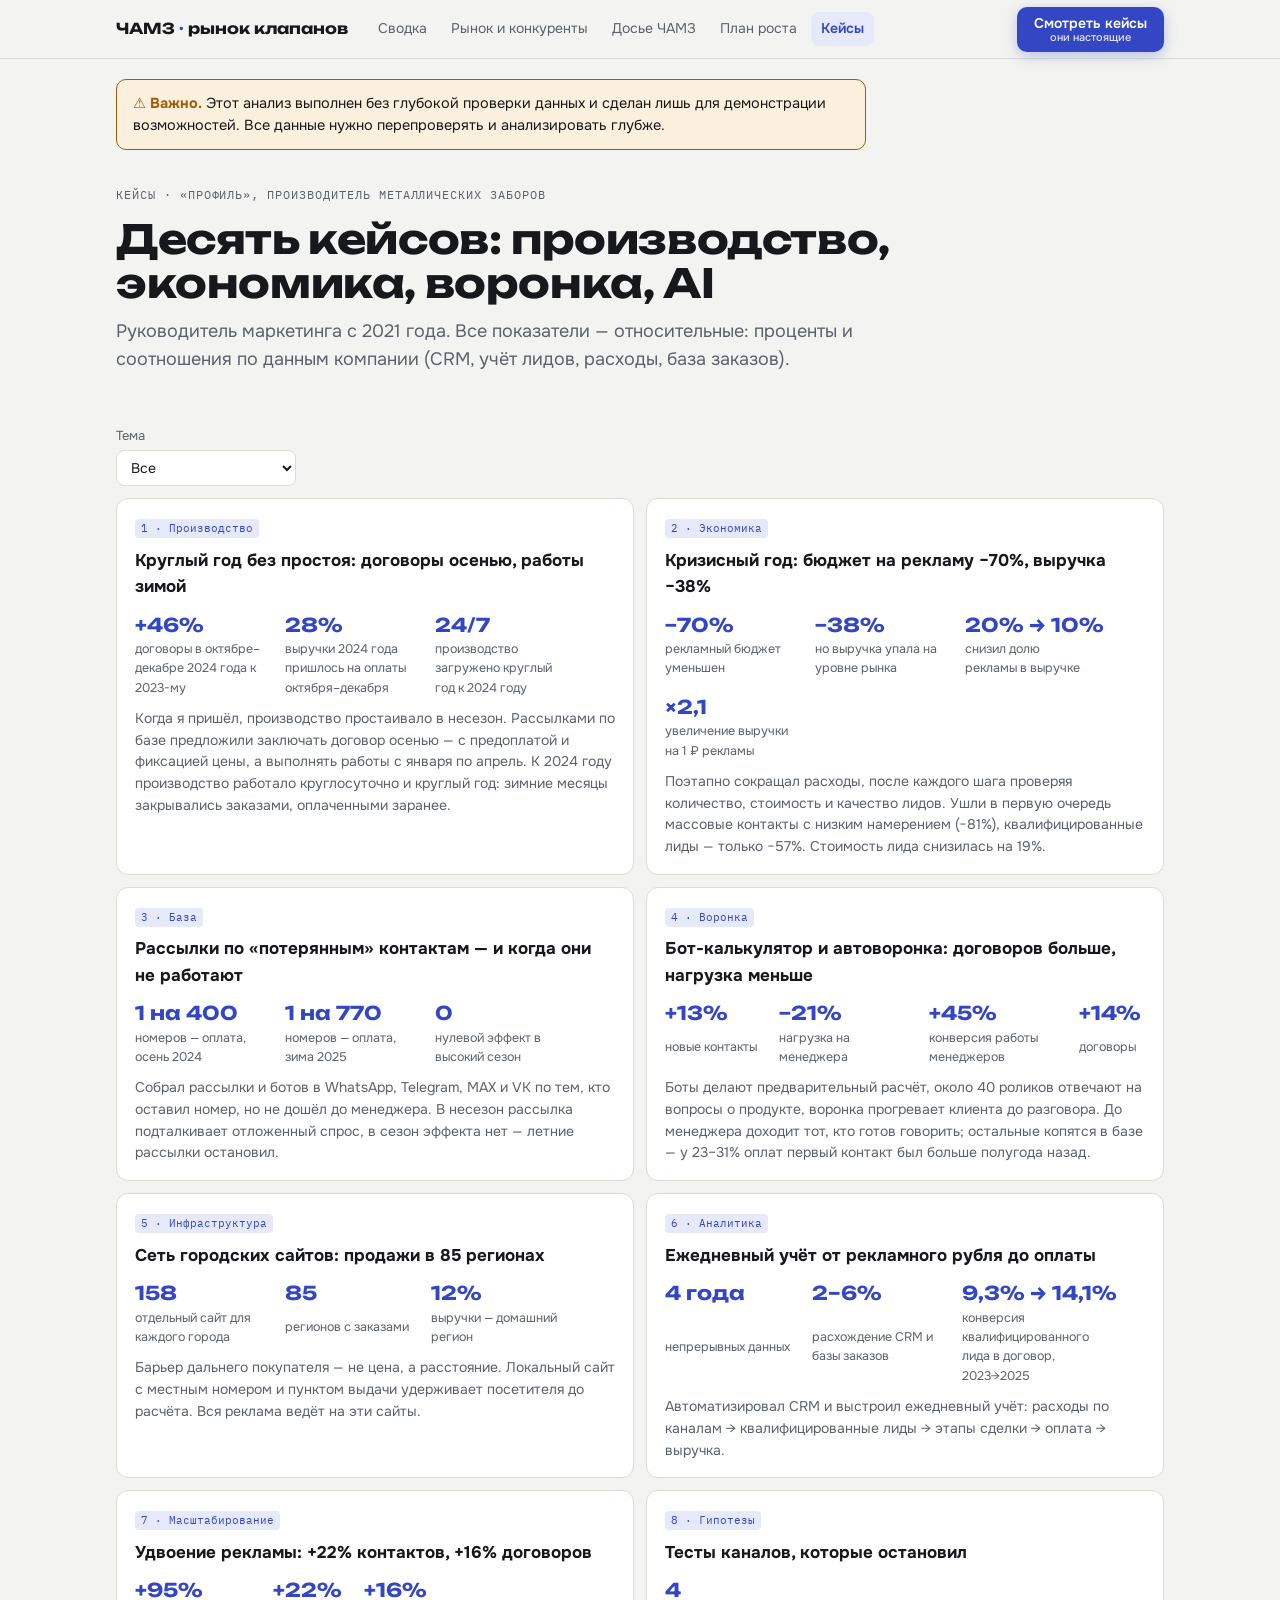
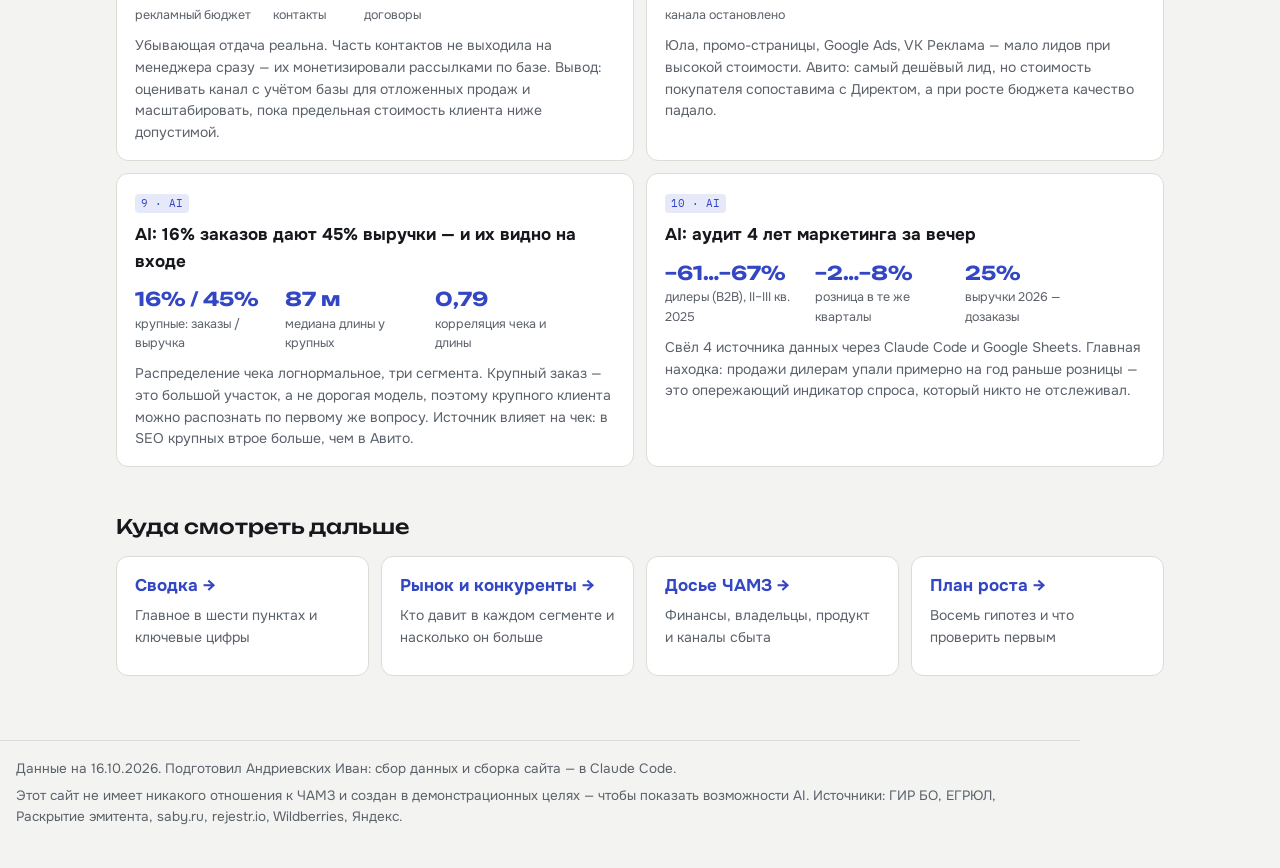
<file: cases.html>
<!doctype html>
<html lang="ru">
<head>
<meta charset="utf-8">
<meta name="viewport" content="width=device-width, initial-scale=1">
<title>Кейсы: маркетинг производителя</title>
<link rel="preconnect" href="https://fonts.googleapis.com"><link rel="preconnect" href="https://fonts.gstatic.com" crossorigin>
<link rel="stylesheet" href="https://fonts.googleapis.com/css2?family=Unbounded:wght@500;700&family=Onest:wght@400;500;600;700&family=IBM+Plex+Mono:wght@400;500&display=swap">
<link rel="stylesheet" href="assets/site.css?v=4">
<script src="data/data.js?v=4"></script>
</head>
<body>
<main class="wrap">
  <header class="page">
    <span class="eyebrow">Кейсы · «Профиль», производитель металлических заборов</span>
    <h1>Десять кейсов: производство, экономика, воронка, AI</h1>
    <p class="lead">Руководитель маркетинга с 2021 года. Все показатели — относительные: проценты и соотношения по данным компании (CRM, учёт лидов, расходы, база заказов).</p>
  </header>

  <section>
    <div class="filters"><label>Тема<select id="fTag"><option value="">Все</option></select></label></div>
    <div class="grid g2" id="cases"></div>
  </section>
</main>
<script src="assets/site.js?v=4"></script>
<script>
  const sel = document.getElementById("fTag");
  [...new Set(DATA.cases.map(c => c.tag))].forEach(t => sel.add(new Option(t, t)));
  function render() {
    const f = sel.value;
    document.getElementById("cases").innerHTML = DATA.cases.filter(c => !f || c.tag === f).map(c =>
      `<div class="card case"><span class="tag">${c.n} · ${esc(c.tag)}</span><h3 style="margin-top:8px">${esc(c.title)}</h3>
       <div class="metrics">${c.metrics.map(([v, l]) => `<div><b>${esc(v)}</b><span>${esc(l)}</span></div>`).join("")}</div>
       <p class="small muted" style="margin:0">${esc(c.body)}</p></div>`).join("");
  }
  sel.addEventListener("change", render);
  render();
</script>
</body>
</html>
</file>
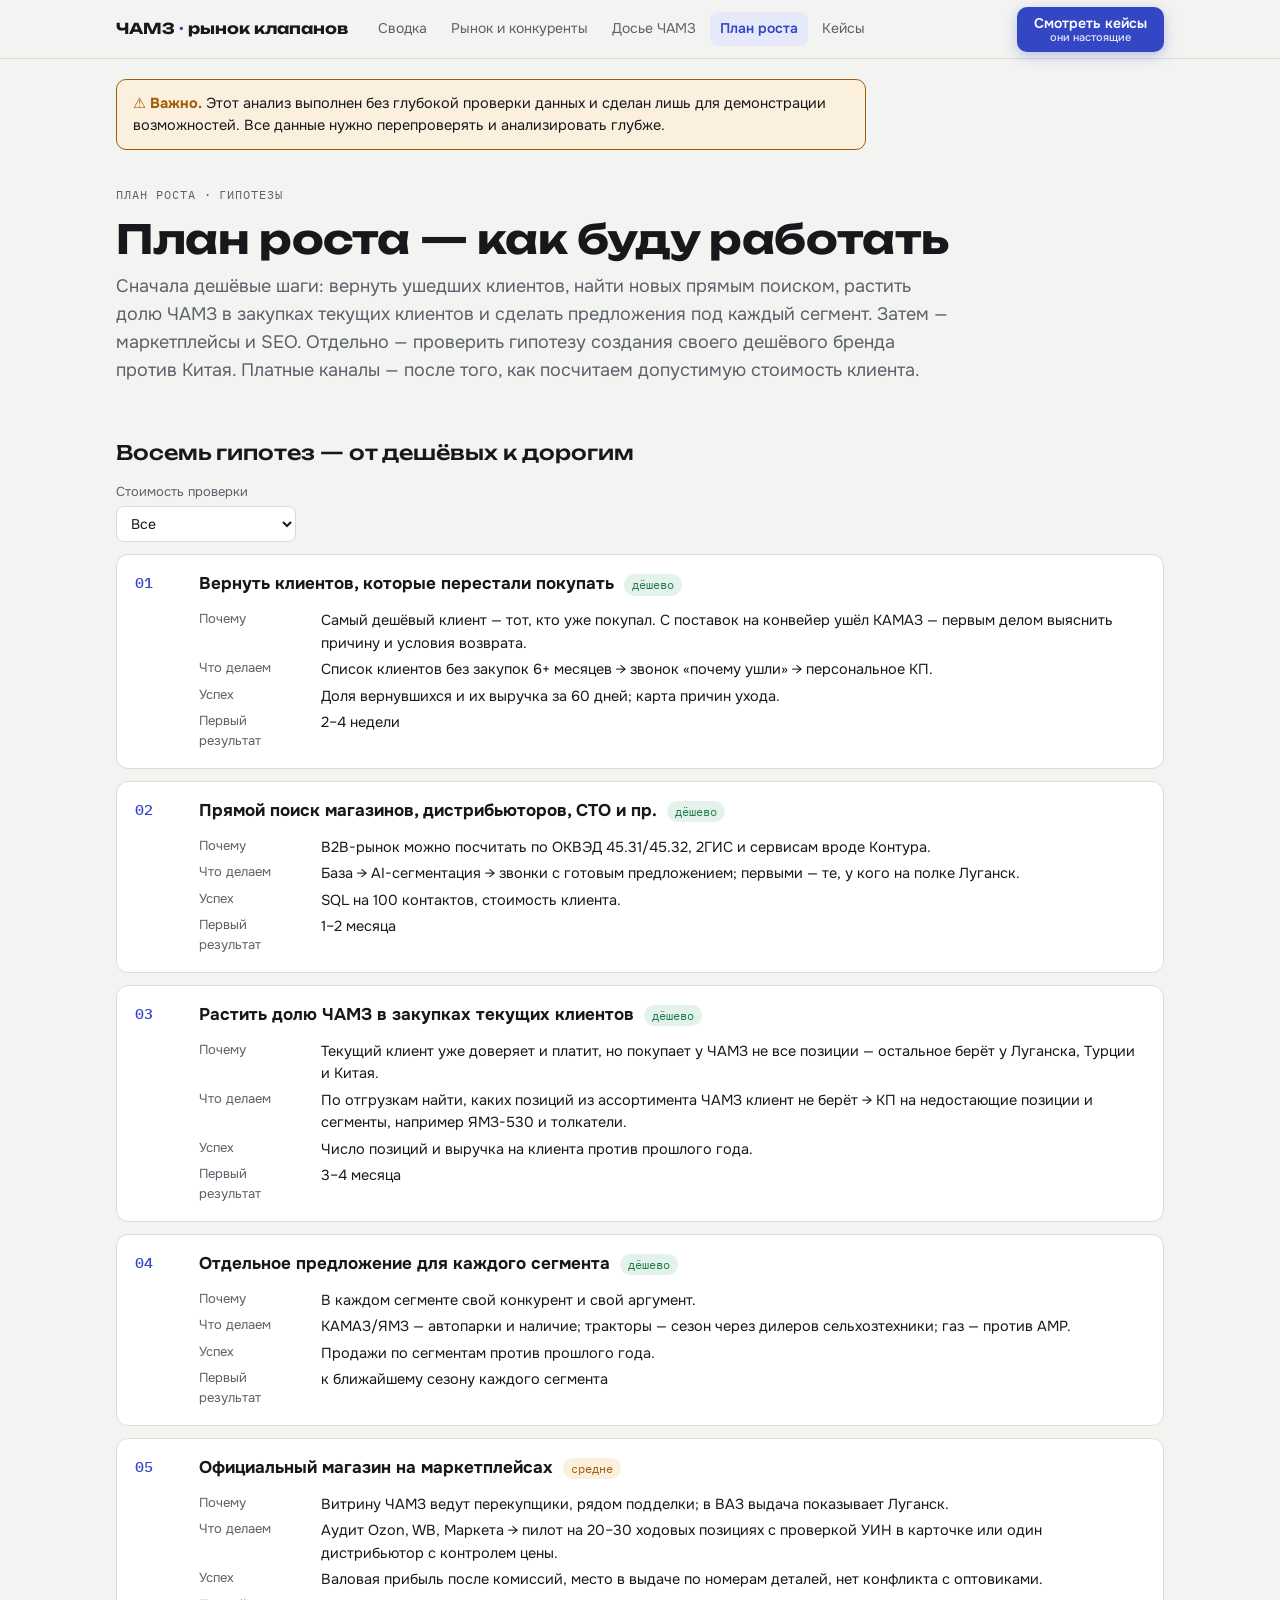
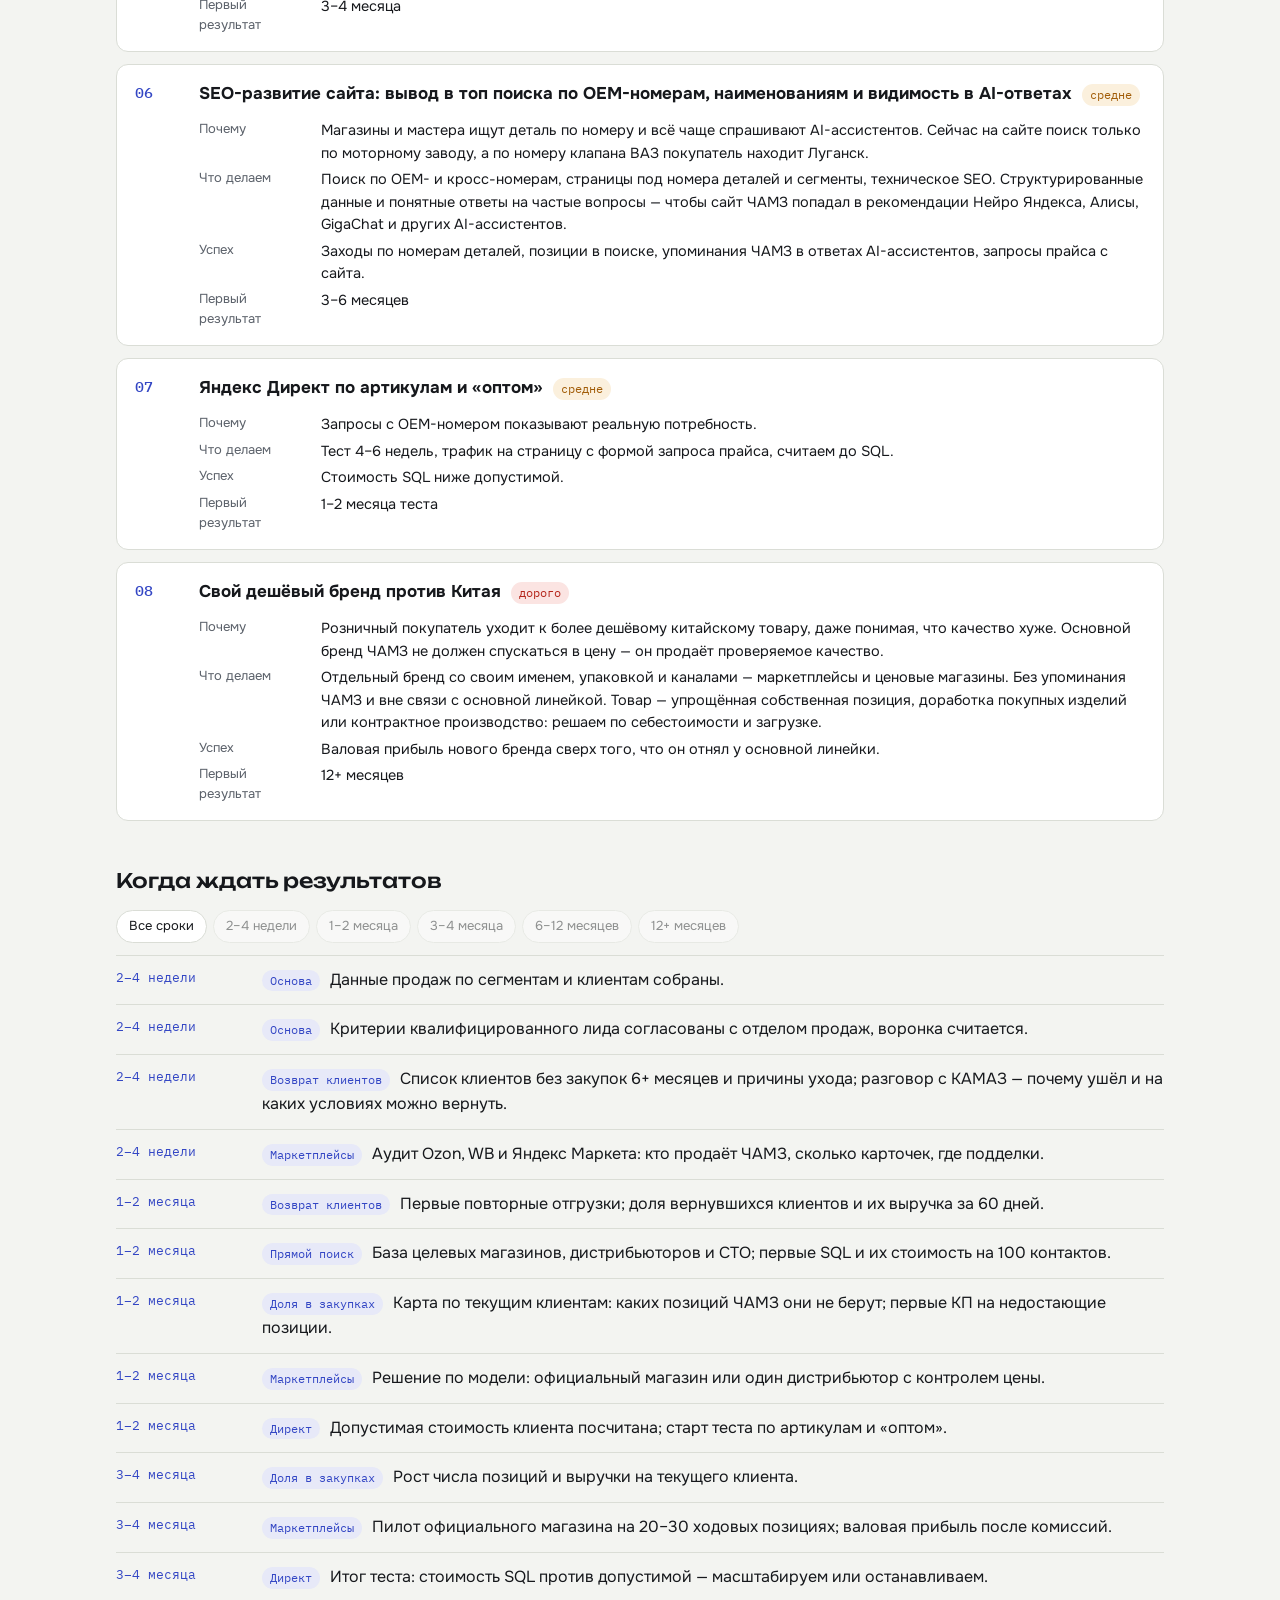
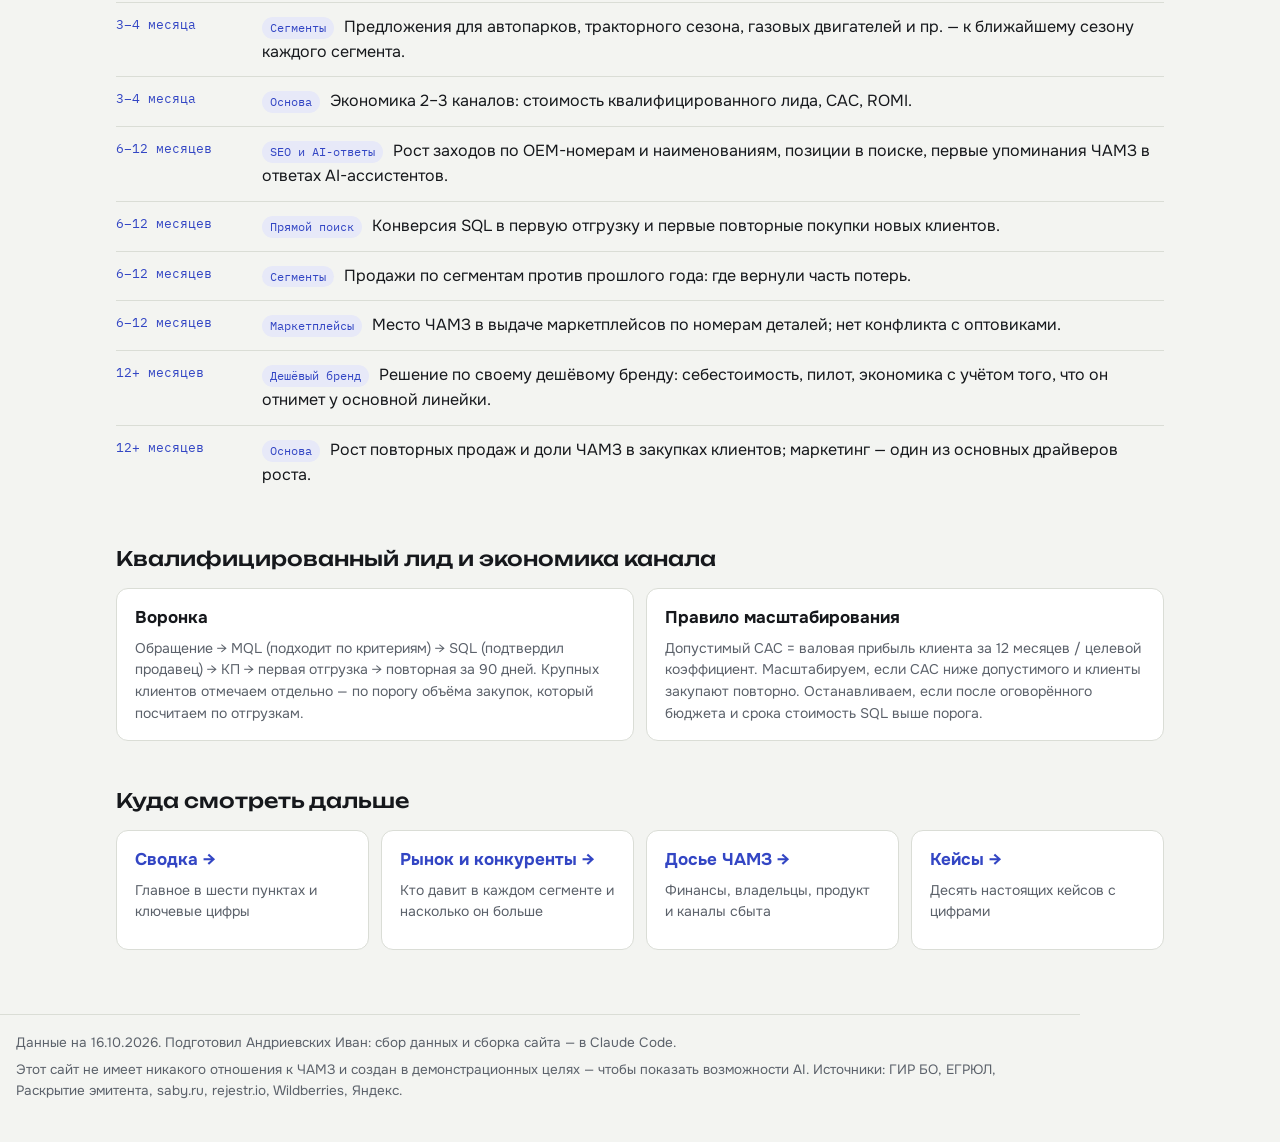
<file: plan.html>
<!doctype html>
<html lang="ru">
<head>
<meta charset="utf-8">
<meta name="viewport" content="width=device-width, initial-scale=1">
<title>ЧАМЗ: план роста</title>
<link rel="preconnect" href="https://fonts.googleapis.com"><link rel="preconnect" href="https://fonts.gstatic.com" crossorigin>
<link rel="stylesheet" href="https://fonts.googleapis.com/css2?family=Unbounded:wght@500;700&family=Onest:wght@400;500;600;700&family=IBM+Plex+Mono:wght@400;500&display=swap">
<link rel="stylesheet" href="assets/site.css?v=4">
<script src="data/data.js?v=4"></script>
</head>
<body>
<main class="wrap">
  <header class="page">
    <span class="eyebrow">План роста · гипотезы</span>
    <h1>План роста — как буду работать</h1>
    <p class="lead">Сначала дешёвые шаги: вернуть ушедших клиентов, найти новых прямым поиском, растить долю ЧАМЗ в закупках текущих клиентов и сделать предложения под каждый сегмент. Затем — маркетплейсы и SEO. Отдельно — проверить гипотезу создания своего дешёвого бренда против Китая. Платные каналы — после того, как посчитаем допустимую стоимость клиента.</p>
  </header>

  <section>
    <h2>Восемь гипотез — от дешёвых к дорогим</h2>
    <div class="filters"><label>Стоимость проверки<select id="fCost"><option value="">Все</option><option value="low">Низкая</option><option value="mid">Средняя</option><option value="high">Высокая</option></select></label></div>
    <div class="grid" id="hyps"></div>
  </section>

  <section>
    <h2>Когда ждать результатов</h2>
    <div class="chips" id="resWhen" role="radiogroup" aria-label="Срок"></div>
    <div class="timeline" id="tl"></div>
  </section>

  <section>
    <h2>Квалифицированный лид и экономика канала</h2>
    <div class="grid g2">
      <div class="card"><h3>Воронка</h3><p class="small muted" style="margin:0">Обращение → MQL (подходит по критериям) → SQL (подтвердил продавец) → КП → первая отгрузка → повторная за 90 дней. Крупных клиентов отмечаем отдельно — по порогу объёма закупок, который посчитаем по отгрузкам.</p></div>
      <div class="card"><h3>Правило масштабирования</h3><p class="small muted" style="margin:0">Допустимый CAC = валовая прибыль клиента за 12 месяцев / целевой коэффициент. Масштабируем, если CAC ниже допустимого и клиенты закупают повторно. Останавливаем, если после оговорённого бюджета и срока стоимость SQL выше порога.</p></div>
    </div>
  </section>
</main>
<script src="assets/site.js?v=4"></script>
<script>
  const COST = { low: "дёшево", mid: "средне", high: "дорого" };
  const TONE = { low: "low", mid: "mid", high: "high" };
  function render() {
    const f = document.getElementById("fCost").value;
    document.getElementById("hyps").innerHTML = DATA.hypotheses.map((h, i) => ({ h, i })).filter(({ h }) => !f || h.cost === f).map(({ h, i }) =>
      `<div class="card hyp"><span class="id">${String(i + 1).padStart(2, "0")}</span><div><div style="display:flex;gap:10px;align-items:baseline;flex-wrap:wrap"><h3>${esc(h.title)}</h3><span class="pill ${TONE[h.cost]}">${COST[h.cost]}</span></div>
       <dl><dt>Почему</dt><dd>${esc(h.why)}</dd><dt>Что делаем</dt><dd>${esc(h.what)}</dd><dt>Успех</dt><dd>${esc(h.success)}</dd>${h.term ? `<dt>Первый результат</dt><dd>${esc(h.term)}</dd>` : ""}</dl></div></div>`).join("");
  }
  document.getElementById("fCost").addEventListener("change", render);
  render();
  const R = DATA.results, periods = [...new Set(R.map(r => r.when))];
  const whenBox = document.getElementById("resWhen");
  whenBox.innerHTML = ["Все сроки", ...periods].map((p, i) =>
    `<label class="chip"><input type="radio" name="resWhen" value="${i ? esc(p) : ""}"${i ? "" : " checked"}>${esc(p)}</label>`).join("");
  function renderResults() {
    const p = whenBox.querySelector("input:checked").value;
    document.getElementById("tl").innerHTML = R.filter(r => !p || r.when === p).map(r =>
      `<div class="row"><span class="when">${esc(r.when)}</span><span><span class="pill hyp-tag">${esc(r.hyp)}</span> ${esc(r.text)}</span></div>`).join("");
  }
  whenBox.onchange = renderResults;
  renderResults();
</script>
</body>
</html>
</file>
<file: assets/site.css>
:root {
  --bg: #F3F4F1; --surface: #FFFFFF; --surface-2: #F8F8F6; --fg: #16181C; --muted: #5B616A; --line: #DADDD6;
  --accent: #3346C4; --accent-soft: #E6E9FA; --warn: #A15C07; --warn-soft: #FBF0DD;
  --good: #1E7A4C; --good-soft: #E3F2EA; --bad: #B42318; --bad-soft: #FBE4E2;
  --font-display: "Unbounded", "Arial Black", system-ui, sans-serif;
  --font-body: "Onest", "Segoe UI", system-ui, sans-serif;
  --font-mono: "IBM Plex Mono", ui-monospace, Consolas, monospace;
  color-scheme: light;
}
@media (prefers-color-scheme: dark) {
  :root:not([data-theme="light"]) {
    --bg: #121417; --surface: #1A1D22; --surface-2: #1F2329; --fg: #ECEEF1; --muted: #9AA1AB; --line: #2C3138;
    --accent: #8E9CFF; --accent-soft: #232842; --warn: #F0B35A; --warn-soft: #2E2516;
    --good: #5CC98F; --good-soft: #17291F; --bad: #FF8A80; --bad-soft: #2E1A19; color-scheme: dark;
  }
}
:root[data-theme="dark"] {
  --bg: #121417; --surface: #1A1D22; --surface-2: #1F2329; --fg: #ECEEF1; --muted: #9AA1AB; --line: #2C3138;
  --accent: #8E9CFF; --accent-soft: #232842; --warn: #F0B35A; --warn-soft: #2E2516;
  --good: #5CC98F; --good-soft: #17291F; --bad: #FF8A80; --bad-soft: #2E1A19; color-scheme: dark;
}
* { box-sizing: border-box; }
body { margin: 0; background: var(--bg); color: var(--fg); font-family: var(--font-body); font-size: 16px; line-height: 1.55; }
a { color: var(--accent); text-underline-offset: 3px; }
.wrap { max-width: 1080px; margin: 0 auto; padding: 0 16px; }

.topbar { position: sticky; top: 0; z-index: 10; background: color-mix(in srgb, var(--bg) 88%, transparent); backdrop-filter: blur(8px); border-bottom: 1px solid var(--line); }
.topbar .wrap { display: flex; align-items: center; gap: 20px; min-height: 58px; flex-wrap: wrap; }
.brand { font-family: var(--font-display); font-weight: 700; font-size: 15px; color: var(--fg); text-decoration: none; white-space: nowrap; }
.brand span { color: var(--accent); }
.nav { display: flex; gap: 4px; flex-wrap: wrap; }
.nav a { font-size: 14px; color: var(--muted); text-decoration: none; padding: 6px 10px; border-radius: 8px; }
.nav a:hover { background: var(--surface); color: var(--fg); }
.nav a.active { background: var(--accent-soft); color: var(--accent); font-weight: 600; }

.disclaimer { margin: 20px 0 0; background: var(--warn-soft); border: 1px solid var(--warn); border-radius: 10px; padding: 12px 16px; font-size: 14.5px; }
.disclaimer strong { color: var(--warn); }

header.page { padding: 36px 0 8px; display: grid; gap: 12px; }
.eyebrow { font-family: var(--font-mono); font-size: 12px; letter-spacing: .08em; text-transform: uppercase; color: var(--muted); }
h1 { font-family: var(--font-display); font-weight: 700; font-size: clamp(26px, 4.6vw, 40px); line-height: 1.12; margin: 0; letter-spacing: -.01em; text-wrap: balance; }
h2 { font-family: var(--font-display); font-weight: 500; font-size: 20px; margin: 0 0 14px; }
h3 { font-size: 17px; margin: 0 0 6px; }
.lead { font-size: 18px; color: var(--muted); max-width: 70ch; margin: 0; }
section { margin-top: 44px; }
p { margin: 0 0 10px; max-width: 75ch; }
.muted { color: var(--muted); }
.small { font-size: 14px; }

.grid { display: grid; gap: 12px; }
.g2 { grid-template-columns: repeat(2, minmax(0, 1fr)); }
.g3 { grid-template-columns: repeat(3, minmax(0, 1fr)); }
@media (max-width: 820px) { .g3 { grid-template-columns: repeat(2, minmax(0, 1fr)); } }
@media (max-width: 560px) { .g2, .g3 { grid-template-columns: 1fr; } }

.card { background: var(--surface); border: 1px solid var(--line); border-radius: 12px; padding: 16px 18px; }
.kpi .v { font-family: var(--font-display); font-weight: 700; font-size: 26px; line-height: 1.1; }
.kpi .l { font-size: 14px; margin-top: 6px; }
.kpi .d { font-family: var(--font-mono); font-size: 12px; color: var(--muted); margin-top: 6px; }
.kpi.bad .v { color: var(--bad); } .kpi.warn .v { color: var(--warn); } .kpi.good .v { color: var(--good); }

.finding { display: grid; grid-template-columns: 36px 1fr; gap: 12px; }
.finding .num { font-family: var(--font-mono); color: var(--accent); font-size: 14px; padding-top: 2px; }

.chart-box { position: relative; height: 320px; }

.table-wrap { overflow-x: auto; background: var(--surface); border: 1px solid var(--line); border-radius: 12px; }
table { width: 100%; border-collapse: collapse; font-size: 14.5px; min-width: 640px; }
th { text-align: left; font-family: var(--font-mono); font-size: 12px; font-weight: 500; color: var(--muted); padding: 10px 12px; border-bottom: 1px solid var(--line); white-space: nowrap; }
th[data-sort] { cursor: pointer; } th[data-sort]:hover { color: var(--accent); }
td { padding: 10px 12px; border-bottom: 1px solid var(--line); vertical-align: top; }
tr:last-child td { border-bottom: none; }
tr.self td { background: var(--accent-soft); }
td.num, th.num { text-align: right; font-variant-numeric: tabular-nums; }

.pill { display: inline-block; font-family: var(--font-mono); font-size: 11.5px; padding: 2px 8px; border-radius: 99px; white-space: nowrap; }
.pill.high { background: var(--bad-soft); color: var(--bad); }
.pill.mid { background: var(--warn-soft); color: var(--warn); }
.pill.low { background: var(--good-soft); color: var(--good); }
.pill.self { background: var(--accent-soft); color: var(--accent); }
.tag { display: inline-block; font-family: var(--font-mono); font-size: 11px; background: var(--accent-soft); color: var(--accent); border-radius: 4px; padding: 1px 6px; }

.filters { display: flex; gap: 10px; flex-wrap: wrap; margin-bottom: 12px; }
.filters label { font-size: 13px; color: var(--muted); display: grid; gap: 4px; }
select, input[type=search] { font: inherit; font-size: 14px; color: var(--fg); background: var(--surface); border: 1px solid var(--line); border-radius: 8px; padding: 7px 10px; min-width: 180px; }

.bar-range { position: relative; height: 10px; background: var(--surface-2); border-radius: 99px; min-width: 120px; }
.bar-range span { position: absolute; top: 0; bottom: 0; border-radius: 99px; background: var(--accent); opacity: .75; }
.bar-range span.self { background: var(--bad); }

.comp-card { display: grid; gap: 8px; }
.comp-card .head { display: flex; justify-content: space-between; gap: 8px; align-items: baseline; }
.comp-card .rev { font-family: var(--font-display); font-size: 20px; font-weight: 700; }

.hyp { display: grid; grid-template-columns: 52px 1fr; gap: 12px; }
.hyp .id { font-family: var(--font-mono); color: var(--accent); font-size: 15px; font-weight: 500; }
.hyp dl { margin: 6px 0 0; display: grid; grid-template-columns: 110px 1fr; gap: 4px 12px; font-size: 14.5px; }
.hyp dt { color: var(--muted); font-size: 13px; }
.hyp dd { margin: 0; }
@media (max-width: 560px) { .hyp dl { grid-template-columns: 1fr; } }

.timeline { display: grid; gap: 0; }
.timeline .row { display: grid; grid-template-columns: 130px 1fr; gap: 16px; padding: 12px 0; border-top: 1px solid var(--line); }
.timeline .when { font-family: var(--font-mono); color: var(--accent); font-size: 13px; }

.case .metrics { display: flex; flex-wrap: wrap; gap: 14px 22px; margin: 10px 0; }
.case .metrics div { display: grid; }
.case .metrics b { font-family: var(--font-display); font-size: 19px; font-weight: 700; color: var(--accent); }
.case .metrics span { font-size: 12.5px; color: var(--muted); max-width: 16ch; }

ul.clean { margin: 0; padding-left: 20px; display: grid; gap: 6px; }
li::marker { color: var(--accent); }

.btn { font: inherit; font-size: 15px; font-weight: 600; border-radius: 10px; padding: 10px 18px; cursor: pointer; border: 1px solid transparent; }
.btn.primary { background: var(--accent); color: #fff; }
.btn.primary:hover { filter: brightness(1.08); }
.btn.ghost { background: transparent; color: var(--fg); border-color: var(--line); }
.btn.link { background: none; color: var(--muted); padding-inline: 8px; }
.btn:disabled { opacity: .35; cursor: default; }
.btn:focus-visible, .cm-close:focus-visible, .cm-dots button:focus-visible { outline: 3px solid color-mix(in srgb, var(--accent) 45%, transparent); outline-offset: 2px; }
.cta { display: grid; grid-template-columns: max-content; gap: 12px; margin-top: 6px; }
.cta .btn.hero { min-width: 280px; min-height: 70px; align-content: center; text-decoration: none; }
@media (max-width: 560px) { .cta { grid-template-columns: 1fr; } .cta .btn.hero { min-width: 0; } }
.btn.hero { font-family: var(--font-display); font-weight: 700; font-size: 18px; padding: 14px 30px; border-radius: 14px; box-shadow: 0 8px 24px color-mix(in srgb, var(--accent) 35%, transparent); display: inline-grid; justify-items: center; gap: 2px; line-height: 1.2; }
.btn.hero small { font-family: var(--font-body); font-weight: 500; font-size: 13px; opacity: .85; }

body.cm-lock { overflow: hidden; }
.cm-overlay { position: fixed; inset: 0; z-index: 100; background: rgba(12, 14, 18, .62); display: grid; place-items: center; padding: 16px; }
.cm-overlay[hidden] { display: none; }
.cm-dialog { width: min(720px, 100%); max-height: calc(100vh - 32px); overflow-y: auto; background: var(--surface); color: var(--fg); border-radius: 18px; padding: 22px 26px 20px; box-shadow: 0 24px 60px rgba(0,0,0,.35); display: grid; gap: 14px; }
.cm-head { display: flex; justify-content: space-between; align-items: center; }
.cm-title[hidden] + .cm-close { margin-left: auto; }
.cm-head:has(.cm-title[hidden]) { margin-bottom: -40px; }
.cm-letter { padding-right: 44px; }
.cm-title { display: grid; gap: 2px; }
.cm-title strong { font-family: var(--font-display); font-weight: 700; font-size: 17px; color: var(--accent); }
.cm-close { font-size: 28px; line-height: 1; width: 40px; height: 40px; border-radius: 10px; border: none; background: var(--surface-2); color: var(--fg); cursor: pointer; }
.cm-body { min-height: 300px; display: grid; align-content: start; gap: 10px; }
.cm-body .tag { justify-self: start; }
.cm-body h2 { font-size: clamp(20px, 3.2vw, 26px); line-height: 1.2; margin: 4px 0 0; }
.cm-body p { color: var(--muted); margin: 0; }
.cm-metrics { display: grid; grid-template-columns: repeat(auto-fit, minmax(140px, 1fr)); gap: 10px; margin: 6px 0; }
.cm-metrics div { background: var(--accent-soft); border-radius: 12px; padding: 12px 14px; display: grid; gap: 2px; }
.cm-metrics b { font-family: var(--font-display); font-size: 22px; font-weight: 700; color: var(--accent); line-height: 1.15; }
.cm-metrics span { font-size: 13px; color: var(--muted); }
.cm-dots { display: flex; gap: 6px; justify-content: center; flex-wrap: wrap; }
.cm-dots button { width: 9px; height: 9px; padding: 0; border-radius: 99px; border: none; background: var(--line); cursor: pointer; }
.cm-dots button[aria-selected="true"] { width: 26px; background: var(--accent); }
.cm-foot { display: flex; justify-content: space-between; align-items: center; gap: 8px; }
@media (max-width: 560px) { .cm-dialog { padding: 18px 16px 16px; } .cm-foot .cm-skip { display: none; } }

footer.site { margin: 64px 0 40px; padding-top: 18px; border-top: 1px solid var(--line); font-size: 13.5px; color: var(--muted); display: grid; gap: 6px; }
@media print { .topbar { position: static; } }
.filters .quick { display: flex; gap: 6px; align-items: end; flex-wrap: wrap; }
.filters .quick .btn { font-size: 13px; padding: 7px 12px; }
#revPeriod select, #compPeriod select, #profPeriod select { min-width: 100px; }
.chips { display: flex; flex-wrap: wrap; gap: 6px; margin-bottom: 12px; }
.chip { display: inline-flex; align-items: center; gap: 6px; font-size: 13px; border: 1px solid var(--line); border-radius: 99px; padding: 5px 12px; cursor: pointer; background: var(--surface); user-select: none; }
.chip input { position: absolute; opacity: 0; pointer-events: none; }
.chip .dot { width: 10px; height: 10px; border-radius: 50%; }
.chip:has(input:not(:checked)) { opacity: .45; }
.chip:has(input:focus-visible) { outline: 3px solid color-mix(in srgb, var(--accent) 45%, transparent); outline-offset: 2px; }
.card.idea { background: color-mix(in srgb, var(--accent) 9%, var(--surface)); border: 1px solid color-mix(in srgb, var(--accent) 40%, var(--line)); border-left: 5px solid var(--accent); display: grid; gap: 8px; }
.idea-tag { justify-self: start; font-family: var(--font-mono); font-size: 11px; letter-spacing: .06em; text-transform: uppercase; color: #fff; background: var(--accent); border-radius: 99px; padding: 3px 10px; }
.pill.hyp-tag { background: color-mix(in srgb, var(--accent) 12%, var(--surface)); color: var(--accent); margin-right: 6px; }
.cm-letter { display: grid; gap: 12px; max-width: 60ch; }
.cm-letter h2 { font-family: var(--font-display); }
.cm-letter p { color: var(--fg); font-size: 16px; line-height: 1.6; }
.cm-letter .cm-sign { color: var(--muted); margin-top: 6px; }
.cm-letter .cm-sign strong { color: var(--fg); }
.cm-title[hidden] { display: none; }
.btn.top-cases { margin-left: auto; display: inline-grid; justify-items: center; line-height: 1.15; padding: 7px 16px; font-size: 14px; border-radius: 10px; box-shadow: 0 4px 14px color-mix(in srgb, var(--accent) 30%, transparent); }
.btn.top-cases small { font-weight: 500; font-size: 11px; opacity: .85; }
@media (max-width: 560px) { .btn.top-cases { margin-left: 0; } }
/* Пульсация кнопки «Смотреть кейсы» в шапке: кнопка «дышит», от неё расходится кольцо */
@keyframes casesPulse {
  0%   { transform: scale(1);    box-shadow: 0 0 0 0 rgba(51, 70, 196, .65); }
  50%  { transform: scale(1.08); box-shadow: 0 0 0 10px rgba(51, 70, 196, .25); }
  100% { transform: scale(1);    box-shadow: 0 0 0 18px rgba(51, 70, 196, 0); }
}
.btn.top-cases { animation: casesPulse 1.6s ease-in-out infinite; will-change: transform, box-shadow; }
.btn.top-cases:hover, .btn.top-cases:focus-visible { animation-play-state: paused; }
.g4 { grid-template-columns: repeat(4, minmax(0, 1fr)); }
@media (max-width: 900px) { .g4 { grid-template-columns: repeat(2, minmax(0, 1fr)); } }
@media (max-width: 560px) { .g4 { grid-template-columns: 1fr; } }
.next-card { text-decoration: none; color: inherit; transition: border-color .15s, transform .15s; }
.next-card:hover { border-color: var(--accent); transform: translateY(-2px); }
.next-card h3 { color: var(--accent); }
</file>
